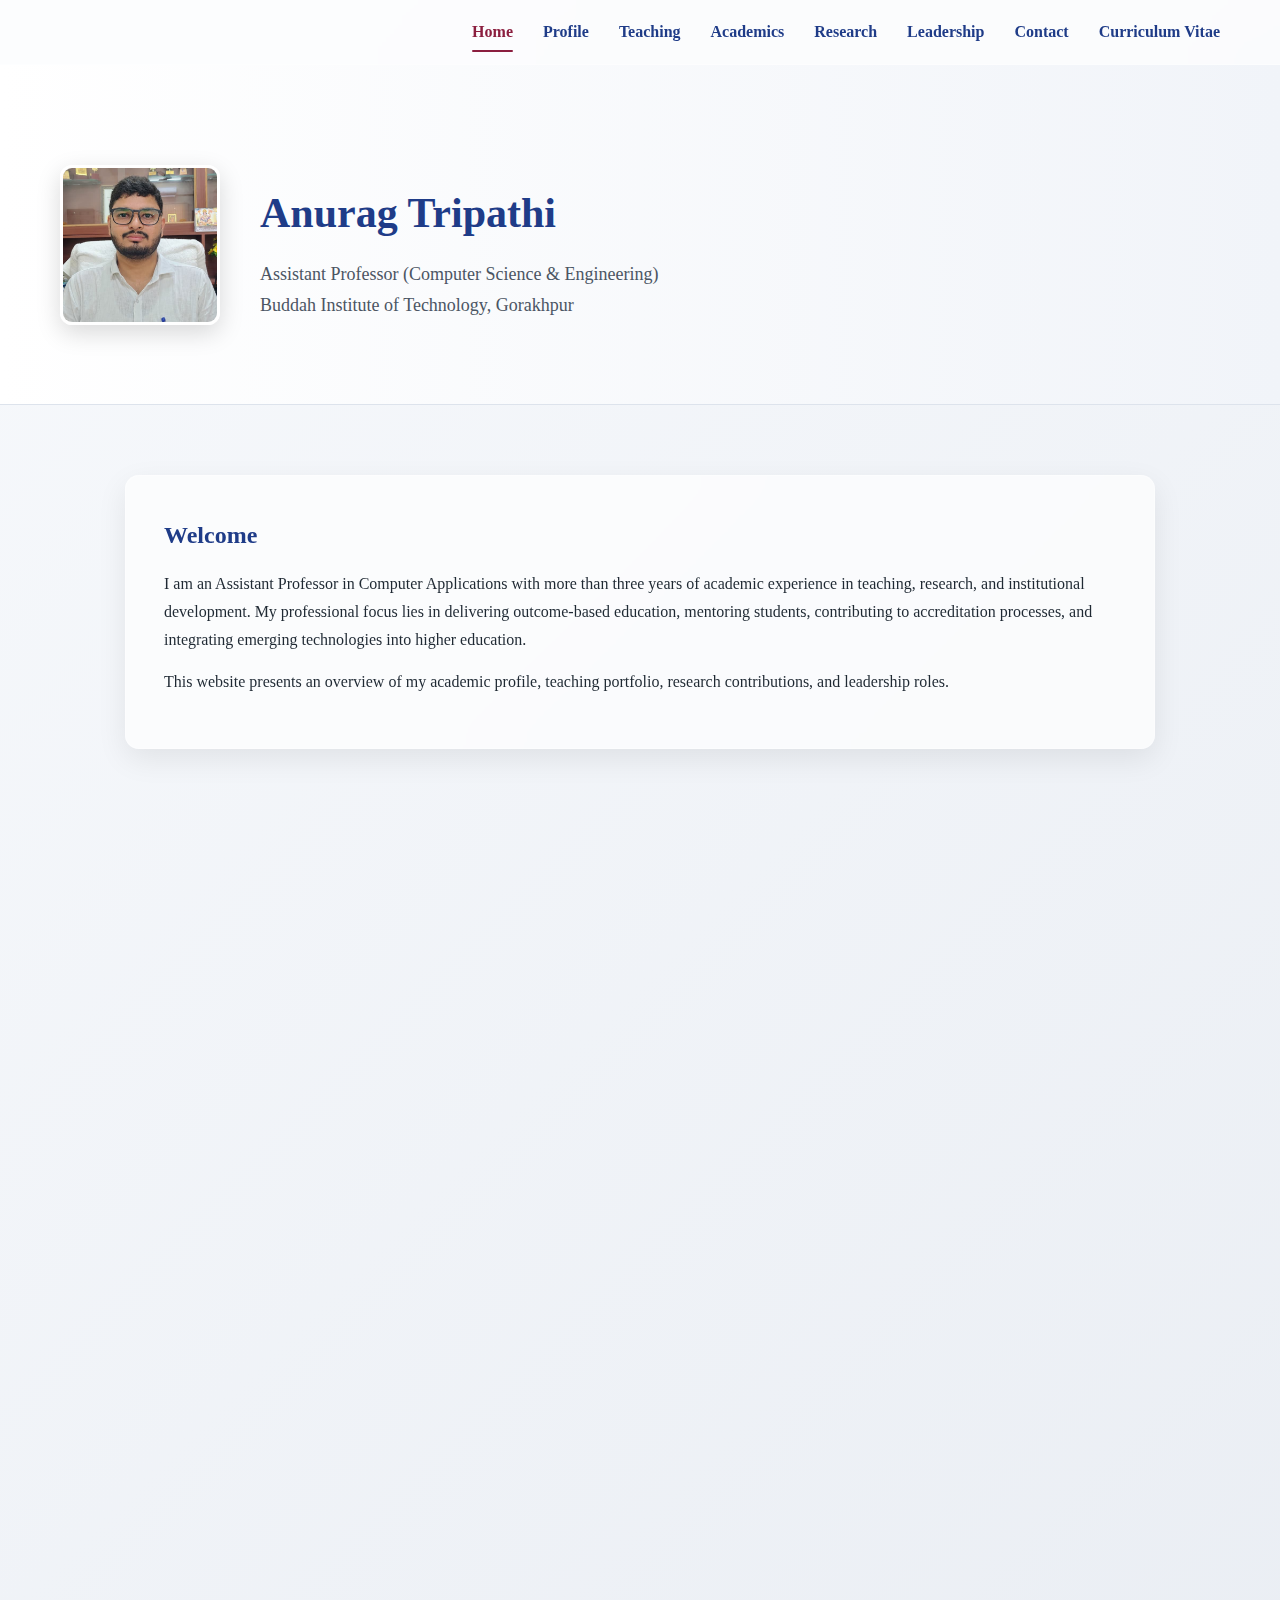
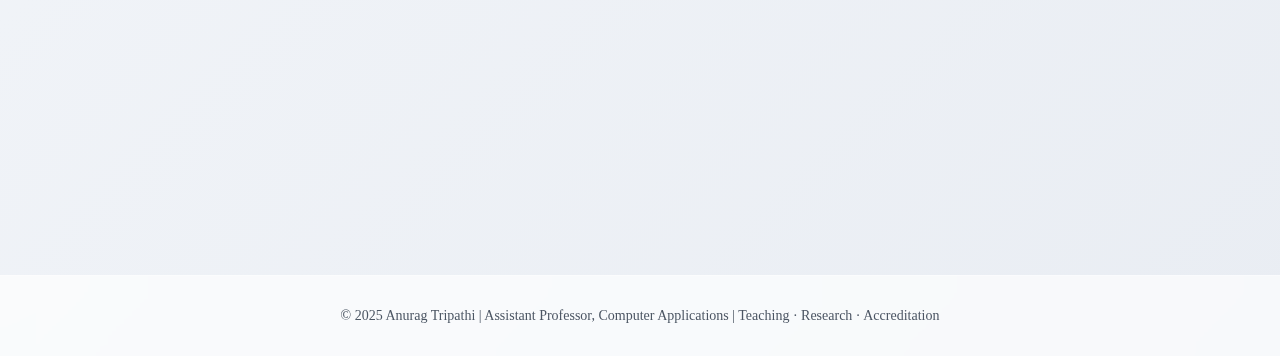
<file: index.html>
<!DOCTYPE html>
<html lang="en">
<head>
  <meta charset="UTF-8">
  <title>Anurag Tripathi | Assistant Professor</title>

  <link rel="stylesheet" href="assets/css/style.css">
  <script src="assets/js/main.js" defer></script>
</head>

<body>

<!-- ================= NAVBAR ================= -->
<header class="navbar">
  <!-- Logo -->
  <div class="logo"></div>

  <!-- Mobile menu button -->
  <button 
    class="menu-toggle"
    aria-label="Toggle menu"
    aria-expanded="false"
  >
    ☰
  </button>

  <!-- Navigation links -->
  <nav class="nav-links" role="navigation" aria-label="Main navigation">
    <a href="index.html" data-page="index">Home</a>
    <a href="about.html" data-page="about">Profile</a>
    <a href="teaching.html" data-page="teaching">Teaching</a>
    <a href="experience.html" data-page="experience">Academics</a>
    <a href="research.html" data-page="research">Research</a>
    <a href="leadership.html" data-page="leadership">Leadership</a>
    <a href="contact.html" data-page="contact">Contact</a>
    <a href="assets/cv/Anurag_Tripathi_CV.pdf" download>Curriculum Vitae</a>
  </nav>
</header>


<!-- ================= HERO ================= -->
<section class="page-hero profile-hero">

  <div class="profile-photo">
    <img src="assets/images/profile.jpeg" alt="Anurag Tripathi">
  </div>

  <div class="profile-intro">
    <h1>Anurag Tripathi</h1>
    <p>
      Assistant Professor (Computer Science & Engineering)<br>
      Buddah Institute of Technology, Gorakhpur
    </p>
  </div>

</section>


<!-- ================= MAIN CONTENT ================= -->
<main class="content-wrapper">

  <!-- INTRODUCTION -->
  <section class="card reveal">
    <h2>Welcome</h2>
    <p>
      I am an Assistant Professor in Computer Applications with more than three
      years of academic experience in teaching, research, and institutional
      development. My professional focus lies in delivering outcome-based
      education, mentoring students, contributing to accreditation processes,
      and integrating emerging technologies into higher education.
    </p>
    <p>
      This website presents an overview of my academic profile, teaching
      portfolio, research contributions, and leadership roles.
    </p>
  </section>

  <!-- ACADEMIC SUMMARY -->
  <section class="grid">

    <div class="card reveal">
      <h3>Teaching</h3>
      <p>
        Delivering undergraduate and postgraduate courses in Computer Science
        with emphasis on conceptual clarity, practical relevance, and continuous
        assessment aligned with Outcome-Based Education.
      </p>
      <a href="teaching.html" class="text-link">View Teaching Portfolio →</a>
    </div>

    <div class="card reveal">
      <h3>Research & Innovation</h3>
      <p>
        Actively engaged in applied research, academic writing, and innovation
        activities including book publications, patent registration, and
        participation in national and international conferences.
      </p>
      <a href="research.html" class="text-link">View Research Profile →</a>
    </div>

    <div class="card reveal">
      <h3>Academic Leadership</h3>
      <p>
        Experience in academic administration including NBA coordination,
        Institution Innovation Cell leadership, examination management, and
        AICTE/AKTU affiliation processes.
      </p>
      <a href="leadership.html" class="text-link">View Leadership Roles →</a>
    </div>

  </section>

  <!-- EXPERIENCE SNAPSHOT -->
  <section class="card reveal">
    <h2>Professional Snapshot</h2>
    <ul>
      <li><strong>Experience:</strong> 3+ years in higher education</li>
      <li><strong>Specialization:</strong> AI, DBMS, Digital Electronics</li>
      <li><strong>Publications:</strong> 2 academic books</li>
      <li><strong>Intellectual Property:</strong> 1 registered patent/design</li>
      <li><strong>Roles:</strong> IIC President, NBA Criteria Coordinator</li>
      <li><strong>Accreditation Exposure:</strong> NAAC & NBA documentation and compliance</li>

    </ul>
  </section>

  <!-- CALL TO ACTION -->
  <section class="card reveal center">
    <p>
      For detailed academic credentials, teaching philosophy, and research work,
      please explore the respective sections or download my Curriculum Vitae.
    </p>

    <div class="hero-buttons">
      <a href="assets/cv/Anurag_Tripathi_CV.pdf" class="btn btn-primary" download>
        Download Curriculum Vitae
      </a>
      <a href="contact.html" class="btn btn-outline">
        Professional Contact
      </a>
    </div>
  </section>

</main>

<!-- ================= FOOTER ================= -->
<footer class="footer">
  © 2025 Anurag Tripathi | Assistant Professor, Computer Applications |
  Teaching · Research · Accreditation
</footer>


</body>
</html>
</file>
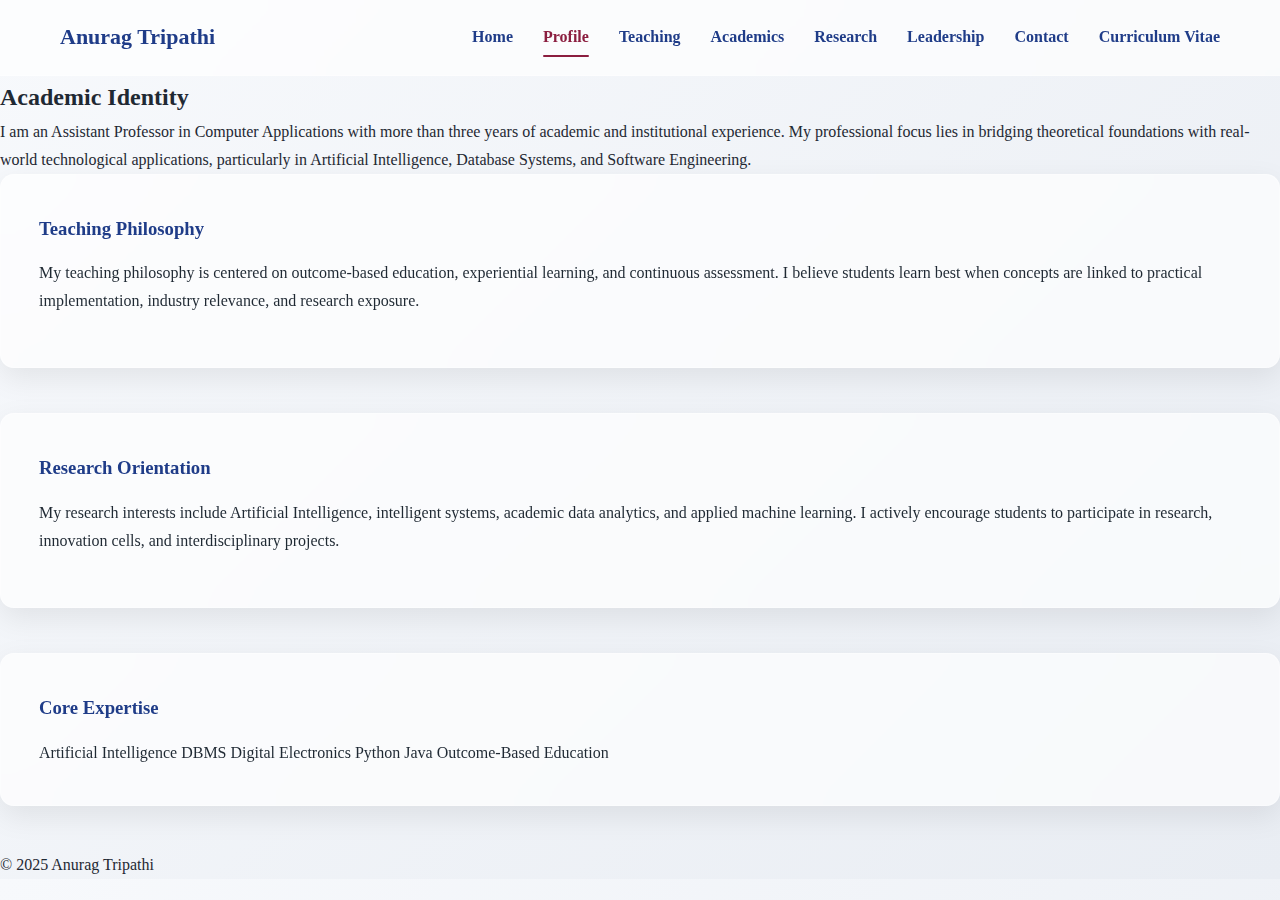
<file: about.html>
<!DOCTYPE html>
<html lang="en">
<head>
<meta charset="UTF-8">
<title>About</title>
<link rel="stylesheet" href="assets/css/style.css">
<script src="assets/js/main.js" defer></script>
</head>
<body>
    <header class="navbar">
      
  <!-- Logo -->
  <div class="logo">Anurag Tripathi</div>

  <!-- Mobile menu button -->
  <button 
    class="menu-toggle"
    aria-label="Toggle menu"
    aria-expanded="false"
  >
    ☰
  </button>

  <!-- Navigation links -->
  <nav class="nav-links" role="navigation" aria-label="Main navigation">
    <a href="index.html" data-page="index">Home</a>
    <a href="about.html" data-page="about">Profile</a>
    <a href="teaching.html" data-page="teaching">Teaching</a>
    <a href="experience.html" data-page="experience">Academics</a>
    <a href="research.html" data-page="research">Research</a>
    <a href="leadership.html" data-page="leadership">Leadership</a>
    <a href="contact.html" data-page="contact">Contact</a>
    <a href="assets/cv/Anurag_Tripathi_CV.pdf" download>Curriculum Vitae</a>
  </nav>
</header>



<section class="section">
<h2 class="section-title reveal">Academic Identity</h2>
<p class="section-text reveal">
I am an Assistant Professor in Computer Applications with more than three years
of academic and institutional experience. My professional focus lies in
bridging theoretical foundations with real-world technological applications,
particularly in Artificial Intelligence, Database Systems, and Software Engineering.
</p>

<div class="card reveal">
<h3>Teaching Philosophy</h3>
<p>
My teaching philosophy is centered on outcome-based education,
experiential learning, and continuous assessment. I believe students
learn best when concepts are linked to practical implementation,
industry relevance, and research exposure.
</p>
</div>

<div class="card reveal">
<h3>Research Orientation</h3>
<p>
My research interests include Artificial Intelligence, intelligent systems,
academic data analytics, and applied machine learning. I actively encourage
students to participate in research, innovation cells, and interdisciplinary projects.
</p>
</div>

<div class="card reveal">
<h3>Core Expertise</h3>
<span class="badge">Artificial Intelligence</span>
<span class="badge">DBMS</span>
<span class="badge">Digital Electronics</span>
<span class="badge">Python</span>
<span class="badge">Java</span>
<span class="badge">Outcome-Based Education</span>
</div>
</section>

<footer>© 2025 Anurag Tripathi</footer>

</body>
</html>
</file>
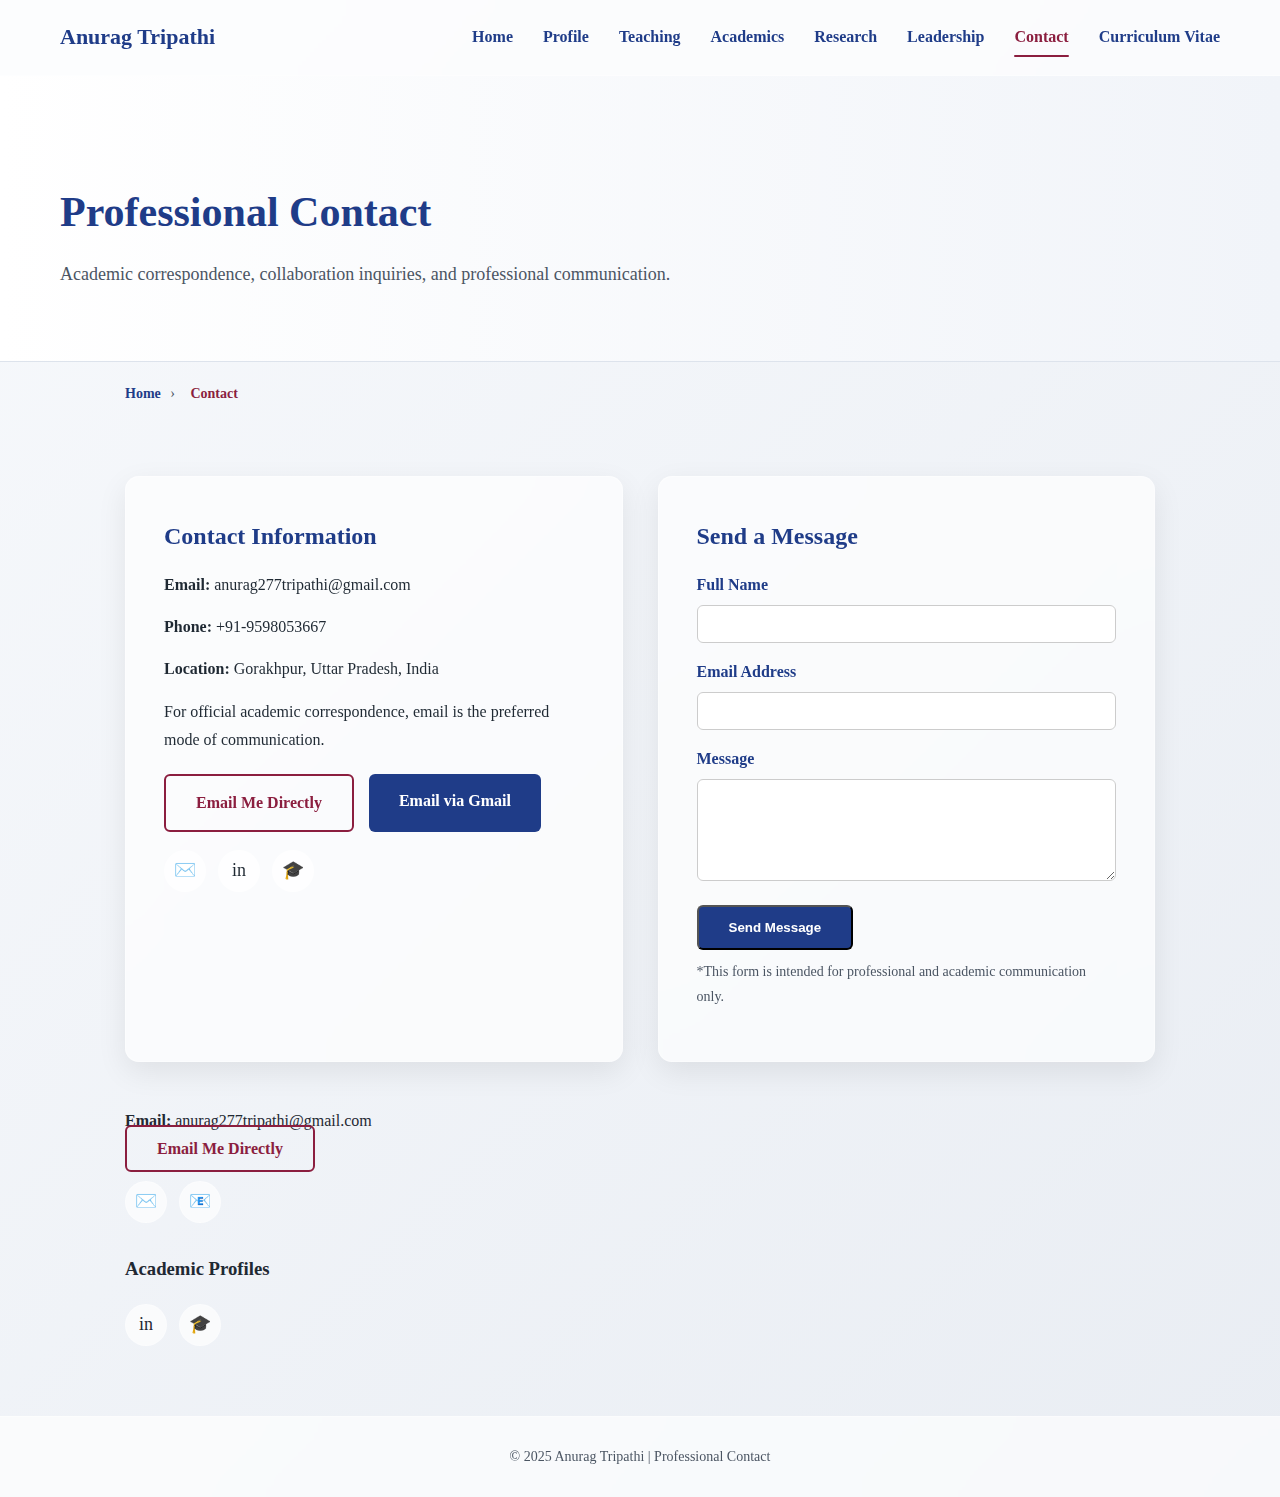
<file: contact.html>
<!DOCTYPE html>
<html lang="en">
<head>
  <meta charset="UTF-8">
  <title>Contact | Anurag Tripathi</title>
  <link rel="stylesheet" href="assets/css/style.css">
  <script src="assets/js/main.js" defer></script>
</head>

<body>

<header class="navbar">
  <div class="logo">Anurag Tripathi</div>
  <button class="menu-toggle" aria-label="Toggle menu" aria-expanded="false">☰</button>
  <nav class="nav-links" role="navigation" aria-label="Main navigation">
    <a href="index.html">Home</a>
    <a href="about.html">Profile</a>
    <a href="teaching.html">Teaching</a>
    <a href="experience.html">Academics</a>
    <a href="research.html">Research</a>
    <a href="leadership.html">Leadership</a>
    <a href="contact.html" class="active">Contact</a>
    <a href="assets/cv/Anurag_Tripathi_CV.pdf" download>Curriculum Vitae</a>
  </nav>
</header>

<section class="page-hero">
  <h1>Professional Contact</h1>
  <p>
    Academic correspondence, collaboration inquiries, and professional
    communication.
  </p>
</section>

<nav class="breadcrumbs" aria-label="Breadcrumb">
  <a href="index.html">Home</a>
  <span>›</span>
  <span class="current">Contact</span>
</nav>

<main id="main-content" class="content-wrapper">

  <section class="grid">

    <!-- CONTACT DETAILS -->
    <div class="card reveal">
  <h2>Contact Information</h2>

  <p><strong>Email:</strong> anurag277tripathi@gmail.com</p>
  <p><strong>Phone:</strong> +91-9598053667</p>
  <p><strong>Location:</strong> Gorakhpur, Uttar Pradesh, India</p>

  <p style="margin-top:15px;">
    For official academic correspondence, email is the preferred mode of communication.
  </p>

  <!-- EMAIL ACTIONS -->
  <div class="contact-actions">

    <a 
      href="mailto:anurag277tripathi@gmail.com?subject=Academic%20Inquiry"
      class="btn btn-outline"
    >
      Email Me Directly
    </a>

    <a
      href="https://mail.google.com/mail/?view=cm&fs=1&to=anurag277tripathi@gmail.com&su=Academic%20Inquiry"
      target="_blank"
      rel="noopener"
      class="btn btn-primary"
    >
      Email via Gmail
    </a>

  </div>

  <!-- ICON BUTTONS -->
  <div class="icon-buttons">
    <a href="mailto:anurag277tripathi@gmail.com" class="icon-btn" title="Email">✉️</a>
    <a href="https://www.linkedin.com/in/YOUR-LINKEDIN" target="_blank" class="icon-btn" title="LinkedIn">in</a>
    <a href="https://scholar.google.com/citations?user=YOUR_ID" target="_blank" class="icon-btn" title="Google Scholar">🎓</a>
  </div>

</div>


    <!-- CONTACT FORM -->
    <div class="card reveal">
      <h2>Send a Message</h2>

      <form 
  action="https://formsubmit.co/anurag277tripathi@gmail.com" 
  method="POST"
  class="contact-form"
>
<!-- Honeypot field (bots fill this, humans don't) -->
<input type="text" name="_honey" style="display:none">

  <!-- Security -->
  <input type="hidden" name="_captcha" value="false">
  <input type="hidden" name="_confirmation" value="false">
  <input type="hidden" name="_template" value="table">
  <input type="hidden" name="_subject" value="New Message from Academic Website">
  <input type="hidden" name="_next" value="thankyou.html">

  <label>
    Full Name
    <input type="text" name="name" required>
  </label>

  <label>
    Email Address
    <input type="email" name="email" required>
  </label>

  <label>
    Message
    <textarea name="message" rows="5" required></textarea>
  </label>

  <button type="submit" class="btn btn-primary">
    Send Message
  </button>

</form>


      <p style="font-size:14px; color:var(--text-muted); margin-top:10px;">
        *This form is intended for professional and academic communication only.
      </p>
    </div>

  </section>
  <p>
  <strong>Email:</strong>
  <a href="mailto:anurag277tripathi@gmail.com">
    anurag277tripathi@gmail.com
  </a>
</p>

<a 
  href="mailto:anurag277tripathi@gmail.com?subject=Academic%20Inquiry"
  class="btn btn-outline"
>
  Email Me Directly
</a>
<div class="icon-buttons">

  <!-- Mailto -->
  <a 
    href="mailto:anurag277tripathi@gmail.com?subject=Academic%20Inquiry"
    class="icon-btn"
    aria-label="Email directly"
    title="Email directly"
  >
    ✉️
  </a>

  <!-- Gmail -->
  <a
    href="https://mail.google.com/mail/?view=cm&fs=1&to=anurag277tripathi@gmail.com&su=Academic%20Inquiry"
    target="_blank"
    rel="noopener"
    class="icon-btn"
    aria-label="Email via Gmail"
    title="Email via Gmail"
  >
    📧
  </a>

</div>
<h3 style="margin-top:30px;">Academic Profiles</h3>

<div class="icon-buttons">

  <a
    href="https://www.linkedin.com/in/YOUR-LINKEDIN-USERNAME"
    target="_blank"
    rel="noopener"
    class="icon-btn"
    aria-label="LinkedIn Profile"
    title="LinkedIn"
  >
    in
  </a>

  <a
    href="https://scholar.google.com/citations?user=YOUR_ID"
    target="_blank"
    rel="noopener"
    class="icon-btn"
    aria-label="Google Scholar Profile"
    title="Google Scholar"
  >
    🎓
  </a>

</div>


</main>

<footer class="footer">
  © 2025 Anurag Tripathi | Professional Contact
</footer>

</body>
</html>
</file>
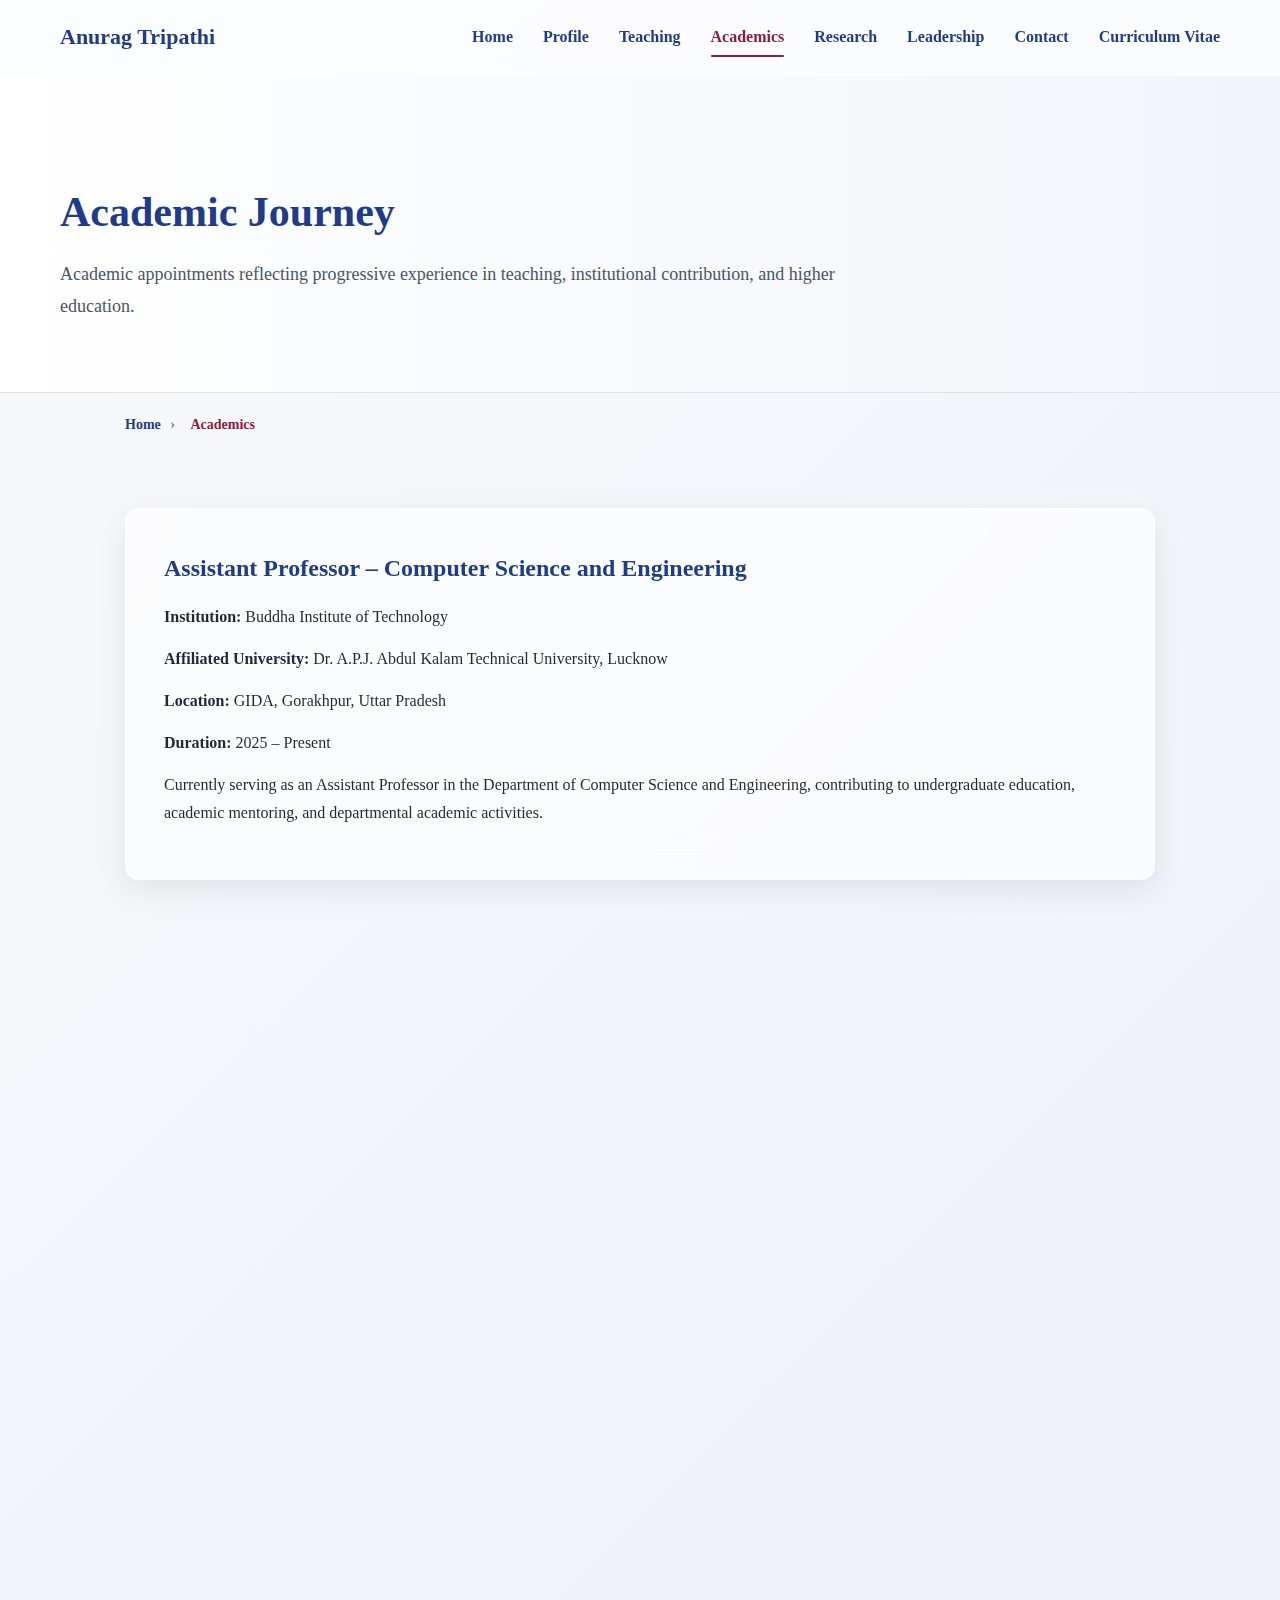
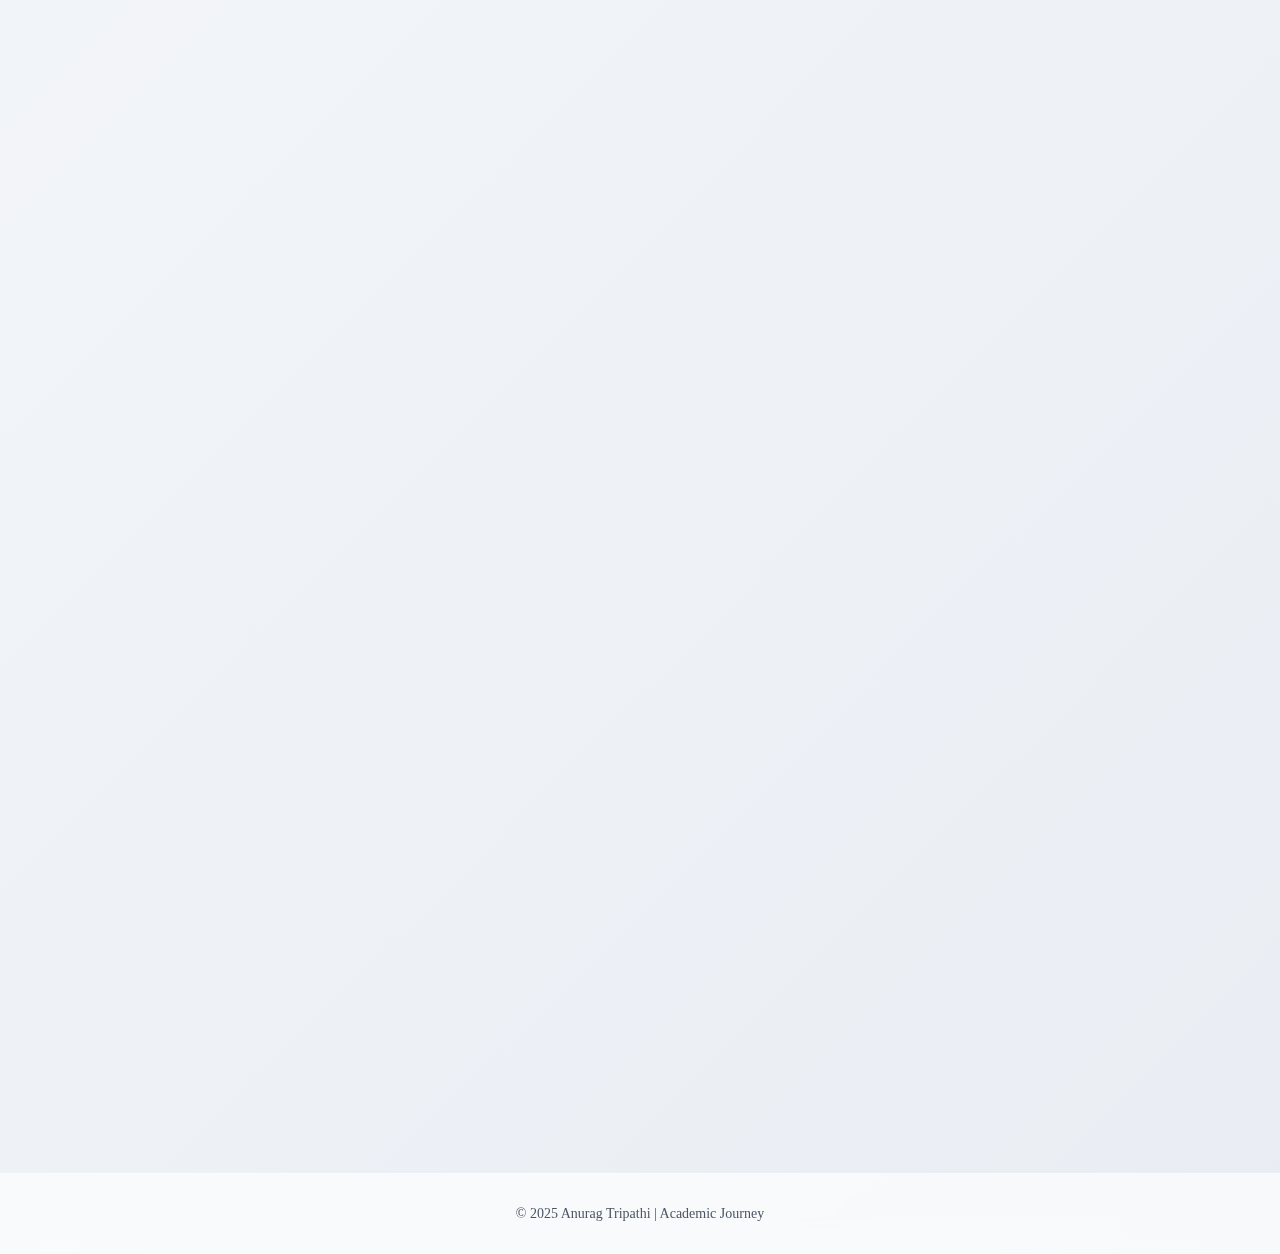
<file: experience.html>
<!DOCTYPE html>
<html lang="en">
<head>
  <meta charset="UTF-8">
  <title>Academic Journey | Anurag Tripathi</title>
  <link rel="stylesheet" href="assets/css/style.css">
  <script src="assets/js/main.js" defer></script>
  <!-- Google Analytics -->
<script async src="https://www.googletagmanager.com/gtag/js?id=G-QKYGQMT2C4"></script>
<script>
  window.dataLayer = window.dataLayer || [];
  function gtag(){dataLayer.push(arguments);}
  gtag('js', new Date());
  gtag('config', 'G-QKYGQMT2C4');
</script>
<!-- Open Graph / Social Sharing -->
<meta property="og:title" content="Anurag Tripathi | Assistant Professor">
<meta property="og:description" content="Personal academic website showcasing academic journey, teaching portfolio, leadership roles, and research interests.">
<meta property="og:type" content="website">
<meta property="og:url" content="https://anurag2756.github.io/My-Portfolio/">
<meta property="og:image" content="https://anurag2756.github.io/My-Portfolio/assets/images/profile.jpg">
<meta name="twitter:card" content="summary_large_image">
</head>

<body>

<!-- ===== NAVBAR ===== -->
<header class="navbar">
  <div class="logo">Anurag Tripathi</div>

  <button class="menu-toggle" aria-label="Toggle menu" aria-expanded="false">☰</button>

  <nav class="nav-links" role="navigation" aria-label="Main navigation">
    <a href="index.html">Home</a>
    <a href="about.html">Profile</a>
    <a href="teaching.html">Teaching</a>
    <a href="experience.html" class="active">Academics</a>
    <a href="research.html">Research</a>
    <a href="leadership.html">Leadership</a>
    <a href="contact.html">Contact</a>
    <a href="assets/cv/Anurag_Tripathi_CV.pdf" download>Curriculum Vitae</a>
  </nav>
</header>

<!-- ===== HERO ===== -->
<section class="page-hero">
  <h1>Academic Journey</h1>
  <p>
    Academic appointments reflecting progressive experience in teaching,
    institutional contribution, and higher education.
  </p>
</section>

<!-- ===== BREADCRUMB ===== -->
<nav class="breadcrumbs" aria-label="Breadcrumb">
  <a href="index.html">Home</a>
  <span>›</span>
  <span class="current">Academics</span>
</nav>

<!-- ===== CONTENT ===== -->
<main id="main-content" class="content-wrapper">

  <!-- ===== CURRENT POSITION ===== -->
  <section class="card reveal">
    <h2>Assistant Professor – Computer Science and Engineering</h2>
    <p>
      <strong>Institution:</strong>
      <a href="https://www.bit.ac.in" target="_blank" rel="noopener">
        Buddha Institute of Technology
      </a>
    </p>
    <p>
      <strong>Affiliated University:</strong>
      Dr. A.P.J. Abdul Kalam Technical University, Lucknow
    </p>
    <p>
      <strong>Location:</strong>
      GIDA, Gorakhpur, Uttar Pradesh
    </p>
    <p>
      <strong>Duration:</strong>
      2025 – Present
    </p>
    <p>
      Currently serving as an Assistant Professor in the Department of Computer
      Science and Engineering, contributing to undergraduate education,
      academic mentoring, and departmental academic activities.
    </p>
  </section>

  <!-- ===== PREVIOUS EXPERIENCE 1 ===== -->
  <section class="card reveal">
    <h2>Assistant Professor – Computer Application Department</h2>
    <p>
      <strong>Institution:</strong>
      <a href="https://www.kipm.edu.in/mba/index" target="_blank" rel="noopener">
        KIPM – College of Management
      </a>
    </p>
    <p>
      <strong>Affiliated University:</strong>
      Dr. A.P.J. Abdul Kalam Technical University, Lucknow
    </p>
    <p>
      <strong>Location:</strong>
      GIDA, Gorakhpur, Uttar Pradesh
    </p>
    <p>
      <strong>Duration:</strong>
      January 2024 – July 2025
    </p>
    <p>
      Served as Assistant Professor in the Computer Application Department,
      involved in teaching core subjects, student mentoring, and supporting
      academic processes within the institute.
    </p>
  </section>

  <!-- ===== PREVIOUS EXPERIENCE 2 ===== -->
  <section class="card reveal">
    <h2>Assistant Professor – Computer Application Department</h2>
    <p>
      <strong>Institution:</strong>
      <a href="https://abss.ac.in" target="_blank" rel="noopener">
        Allenhouse Business School
      </a>
    </p>
    <p>
      <strong>Affiliated University:</strong>
      Chhatrapati Shahu Ji Maharaj University, Kanpur
    </p>
    <p>
      <strong>Location:</strong>
      Rooma, Kanpur, Uttar Pradesh
    </p>
    <p>
      <strong>Duration:</strong>
      June 2023 – January 2024
    </p>
    <p>
      Worked as Assistant Professor in the Computer Application Department,
      delivering curriculum-aligned instruction and contributing to
      academic activities of the institution.
    </p>
  </section>

  <!-- ===== PREVIOUS EXPERIENCE 3 ===== -->
  <section class="card reveal">
    <h2>Assistant Professor – Computer Application Department</h2>
    <p>
      <strong>Institution:</strong>
      <a href="https://www.kipm.edu.in/mba/index" target="_blank" rel="noopener">
        Kailash Institute of Management
      </a>
    </p>
    <p>
      <strong>Affiliated University:</strong>
      Deen Dayal Upadhyaya Gorakhpur University
    </p>
    <p>
      <strong>Location:</strong>
      GIDA, Gorakhpur, Uttar Pradesh
    </p>
    <p>
      <strong>Duration:</strong>
      August 2022 – June 2023
    </p>
    <p>
      Began academic career as Assistant Professor in the Computer Application
      Department, gaining foundational experience in teaching, student
      interaction, and academic responsibility.
    </p>
  </section>
<!-- ===== EDUCATIONAL QUALIFICATIONS ===== -->
<section class="card reveal">
  <h2>Educational Qualifications</h2>

  <p>
    <strong>Master of Technology (M.Tech)</strong><br>
    <strong>Year:</strong> 2026<br>
    <strong>University:</strong>
    Sri Satya Sai University of Technology and Medical Sciences, Bhopal, Madhya Pradesh
  </p>

  <hr>

  <p>
    <strong>Master of Computer Applications (M.C.A)</strong><br>
    <strong>Year:</strong> 2022<br>
    <strong>University:</strong>
    Sri Satya Sai University of Technology and Medical Sciences, Bhopal, Madhya Pradesh
  </p>

  <hr>

  <p>
    <strong>Bachelor of Science (B.Sc)</strong><br>
    <strong>Year:</strong> 2019<br>
    <strong>University:</strong>
    Deen Dayal Upadhyay Gorakhpur University, Gorakhpur, Uttar Pradesh
  </p>

</section>

</main>

<!-- ===== FOOTER ===== -->
<footer class="footer">
  © 2025 Anurag Tripathi | Academic Journey
</footer>

</body>
</html>
</file>
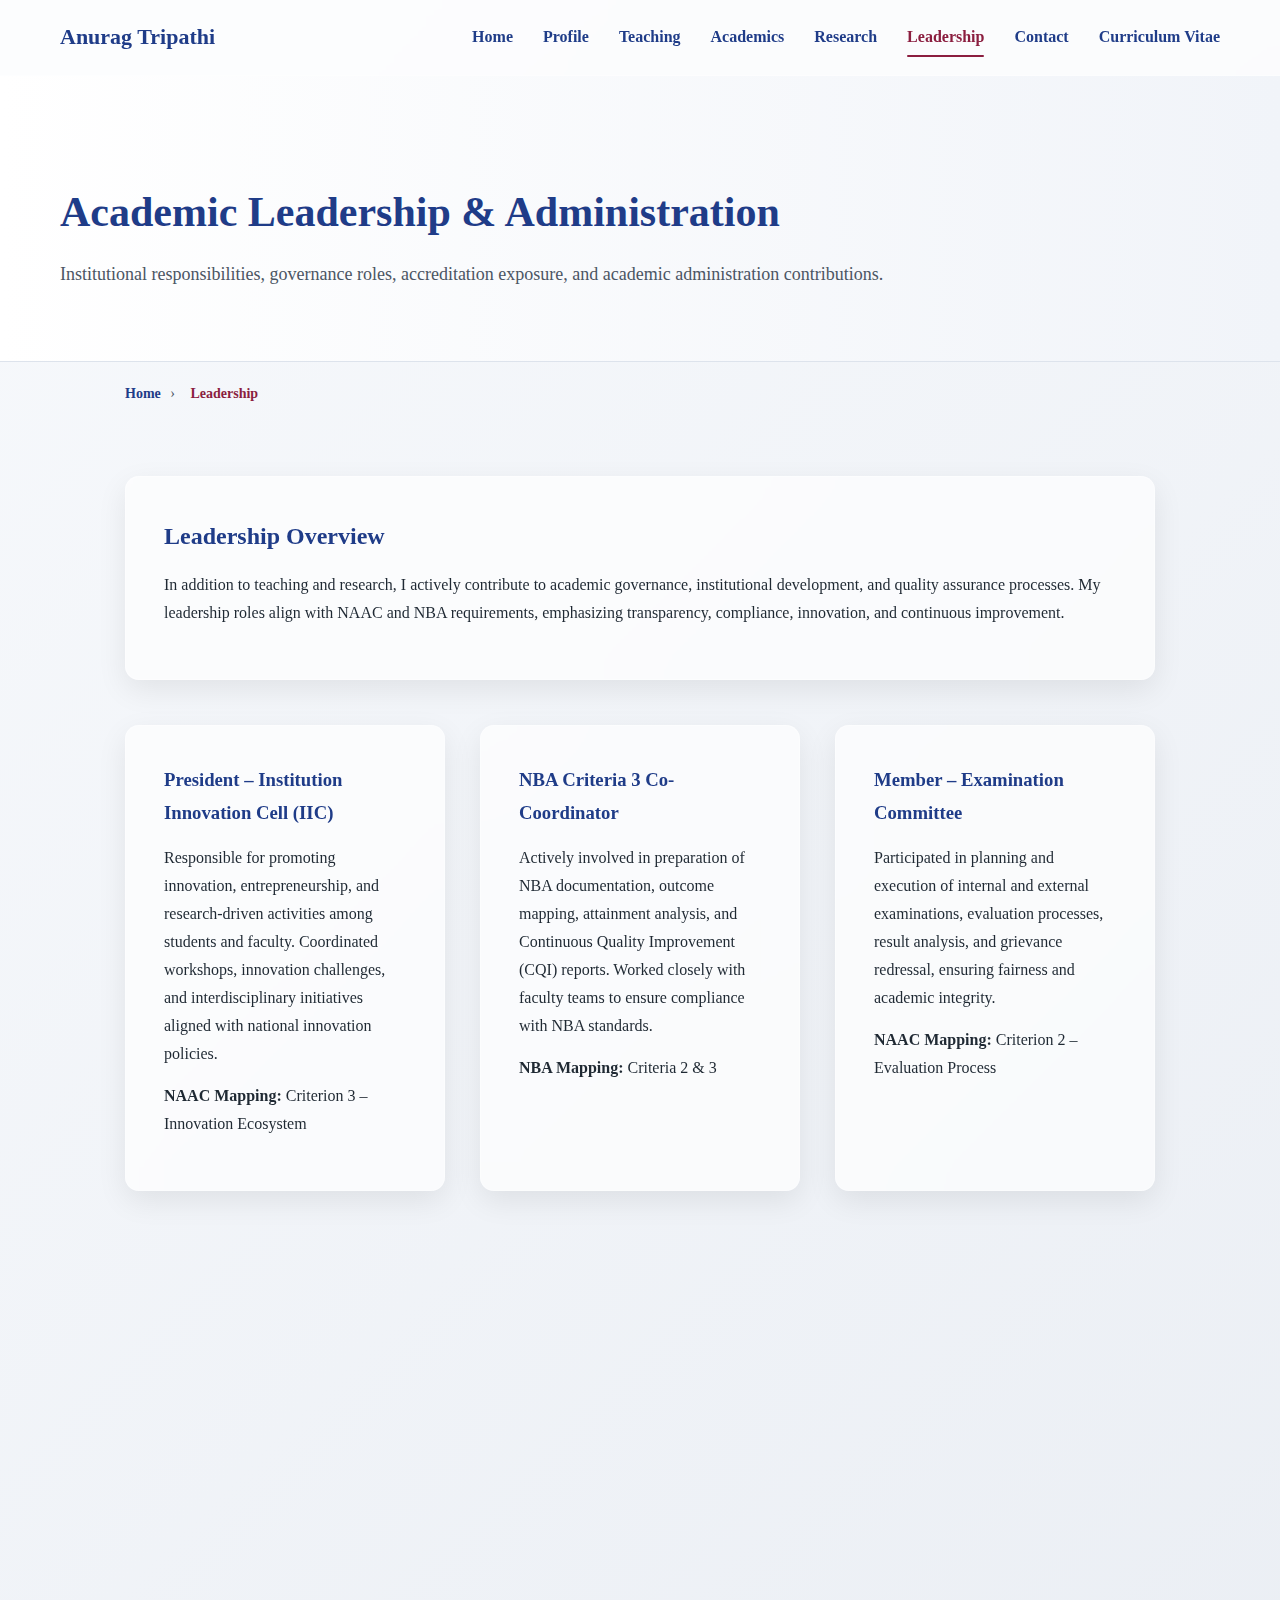
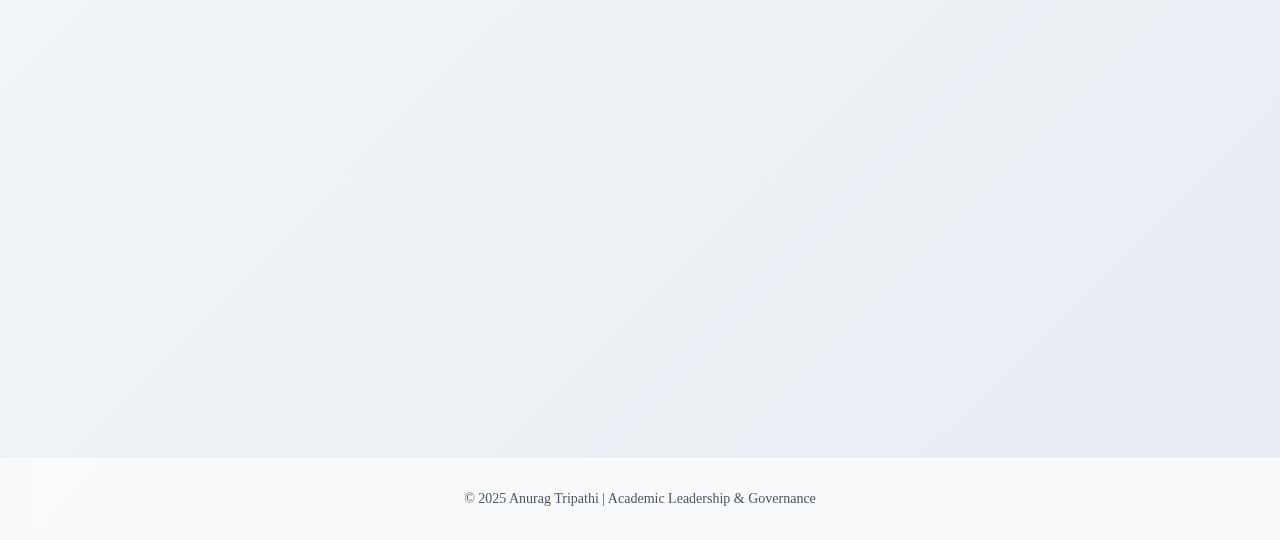
<file: leadership.html>
<!DOCTYPE html>
<html lang="en">
<head>
  <meta charset="UTF-8">
  <title>Academic Leadership | Anurag Tripathi</title>
  <link rel="stylesheet" href="assets/css/style.css">
  <script src="assets/js/main.js" defer></script>
  <!-- Google Analytics -->
<script async src="https://www.googletagmanager.com/gtag/js?id=G-QKYGQMT2C4"></script>
<script>
  window.dataLayer = window.dataLayer || [];
  function gtag(){dataLayer.push(arguments);}
  gtag('js', new Date());
  gtag('config', 'G-QKYGQMT2C4');
</script>
<!-- Open Graph / Social Sharing -->
<meta property="og:title" content="Anurag Tripathi | Assistant Professor">
<meta property="og:description" content="Personal academic website showcasing academic journey, teaching portfolio, leadership roles, and research interests.">
<meta property="og:type" content="website">
<meta property="og:url" content="https://anurag2756.github.io/My-Portfolio/">
<meta property="og:image" content="https://anurag2756.github.io/My-Portfolio/assets/images/profile.jpg">
<meta name="twitter:card" content="summary_large_image">
</head>

<body>

<header class="navbar">
  <div class="logo">Anurag Tripathi</div>
  <button class="menu-toggle" aria-label="Toggle menu" aria-expanded="false">☰</button>
  <nav class="nav-links" role="navigation" aria-label="Main navigation">
    <a href="index.html">Home</a>
    <a href="about.html">Profile</a>
    <a href="teaching.html">Teaching</a>
    <a href="experience.html">Academics</a>
    <a href="research.html">Research</a>
    <a href="leadership.html" class="active">Leadership</a>
    <a href="contact.html">Contact</a>
    <a href="assets/cv/Anurag_Tripathi_CV.pdf" download>Curriculum Vitae</a>
  </nav>
</header>

<section class="page-hero">
  <h1>Academic Leadership & Administration</h1>
  <p>
    Institutional responsibilities, governance roles, accreditation exposure,
    and academic administration contributions.
  </p>
</section>

<nav class="breadcrumbs" aria-label="Breadcrumb">
  <a href="index.html">Home</a>
  <span>›</span>
  <span class="current">Leadership</span>
</nav>

<main id="main-content" class="content-wrapper">

  <!-- OVERVIEW -->
  <section class="card reveal">
    <h2>Leadership Overview</h2>
    <p>
      In addition to teaching and research, I actively contribute to academic
      governance, institutional development, and quality assurance processes.
      My leadership roles align with NAAC and NBA requirements, emphasizing
      transparency, compliance, innovation, and continuous improvement.
    </p>
  </section>

  <!-- LEADERSHIP ROLES -->
  <section class="grid">
    <div class="card reveal">
      <h3>President – Institution Innovation Cell (IIC)</h3>
      <p>
        Responsible for promoting innovation, entrepreneurship, and
        research-driven activities among students and faculty. Coordinated
        workshops, innovation challenges, and interdisciplinary initiatives
        aligned with national innovation policies.
      </p>
      <p><strong>NAAC Mapping:</strong> Criterion 3 – Innovation Ecosystem</p>
    </div>

    <div class="card reveal">
      <h3>NBA Criteria 3 Co-Coordinator</h3>
      <p>
        Actively involved in preparation of NBA documentation, outcome mapping,
        attainment analysis, and Continuous Quality Improvement (CQI) reports.
        Worked closely with faculty teams to ensure compliance with NBA
        standards.
      </p>
      <p><strong>NBA Mapping:</strong> Criteria 2 & 3</p>
    </div>

    <div class="card reveal">
      <h3>Member – Examination Committee</h3>
      <p>
        Participated in planning and execution of internal and external
        examinations, evaluation processes, result analysis, and grievance
        redressal, ensuring fairness and academic integrity.
      </p>
      <p><strong>NAAC Mapping:</strong> Criterion 2 – Evaluation Process</p>
    </div>

    <div class="card reveal">
      <h3>AICTE & AKTU Affiliation Coordinator</h3>
      <p>
        Assisted in affiliation-related documentation, regulatory compliance,
        data verification, and communication with affiliating and regulatory
        bodies.
      </p>
      <p><strong>NAAC Mapping:</strong> Criterion 6 – Governance & Management</p>
    </div>
  </section>

  <!-- LEADERSHIP IMPACT -->
  <section class="card reveal">
    <h2>Leadership Impact</h2>
    <ul>
      <li>Strengthened accreditation preparedness through structured documentation</li>
      <li>Improved coordination between academic, administrative, and regulatory units</li>
      <li>Encouraged innovation culture among students and faculty</li>
      <li>Contributed to transparent academic governance</li>
    </ul>
  </section>

</main>

<footer class="footer">
  © 2025 Anurag Tripathi | Academic Leadership & Governance
</footer>

</body>
</html>
</file>
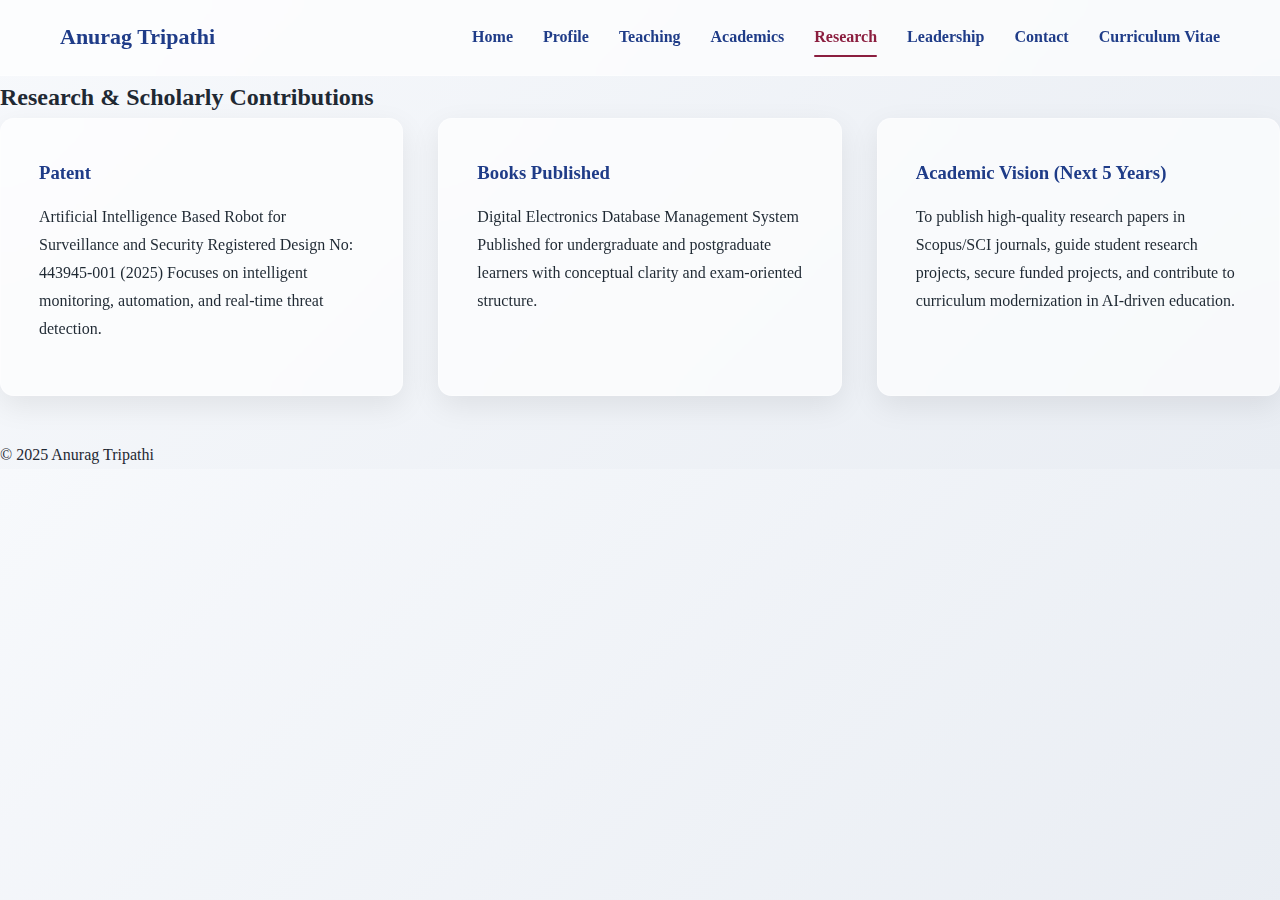
<file: research.html>
<!DOCTYPE html>
<html>
<head>
<title>Research | Anurag Tripathi</title>
<link rel="stylesheet" href="assets/css/style.css">
<script src="assets/js/main.js" defer></script>
</head>
<body>
<header class="navbar">
  <!-- Logo -->
  <div class="logo">Anurag Tripathi</div>

  <!-- Mobile menu button -->
  <button 
    class="menu-toggle"
    aria-label="Toggle menu"
    aria-expanded="false"
  >
    ☰
  </button>

  <!-- Navigation links -->
  <nav class="nav-links" role="navigation" aria-label="Main navigation">
    <a href="index.html" data-page="index">Home</a>
    <a href="about.html" data-page="about">Profile</a>
    <a href="teaching.html" data-page="teaching">Teaching</a>
    <a href="experience.html" data-page="experience">Academics</a>
    <a href="research.html" data-page="research">Research</a>
    <a href="leadership.html" data-page="leadership">Leadership</a>
    <a href="contact.html" data-page="contact">Contact</a>
    <a href="assets/cv/Anurag_Tripathi_CV.pdf" download>Curriculum Vitae</a>
  </nav>
</header>


<section class="section">
<h2 class="section-title reveal">Research & Scholarly Contributions</h2>

<div class="grid">
<div class="card reveal">
<h3>Patent</h3>
<p>
Artificial Intelligence Based Robot for Surveillance and Security  
Registered Design No: 443945-001 (2025)  
Focuses on intelligent monitoring, automation, and real-time threat detection.
</p>
</div>

<div class="card reveal">
<h3>Books Published</h3>
<p>
Digital Electronics  
Database Management System  
Published for undergraduate and postgraduate learners with conceptual clarity
and exam-oriented structure.
</p>
</div>

<div class="card reveal">
<h3>Academic Vision (Next 5 Years)</h3>
<p>
To publish high-quality research papers in Scopus/SCI journals,
guide student research projects, secure funded projects,
and contribute to curriculum modernization in AI-driven education.
</p>
</div>
</div>
</section>

<footer>© 2025 Anurag Tripathi</footer>

</body>
</html>
</file>
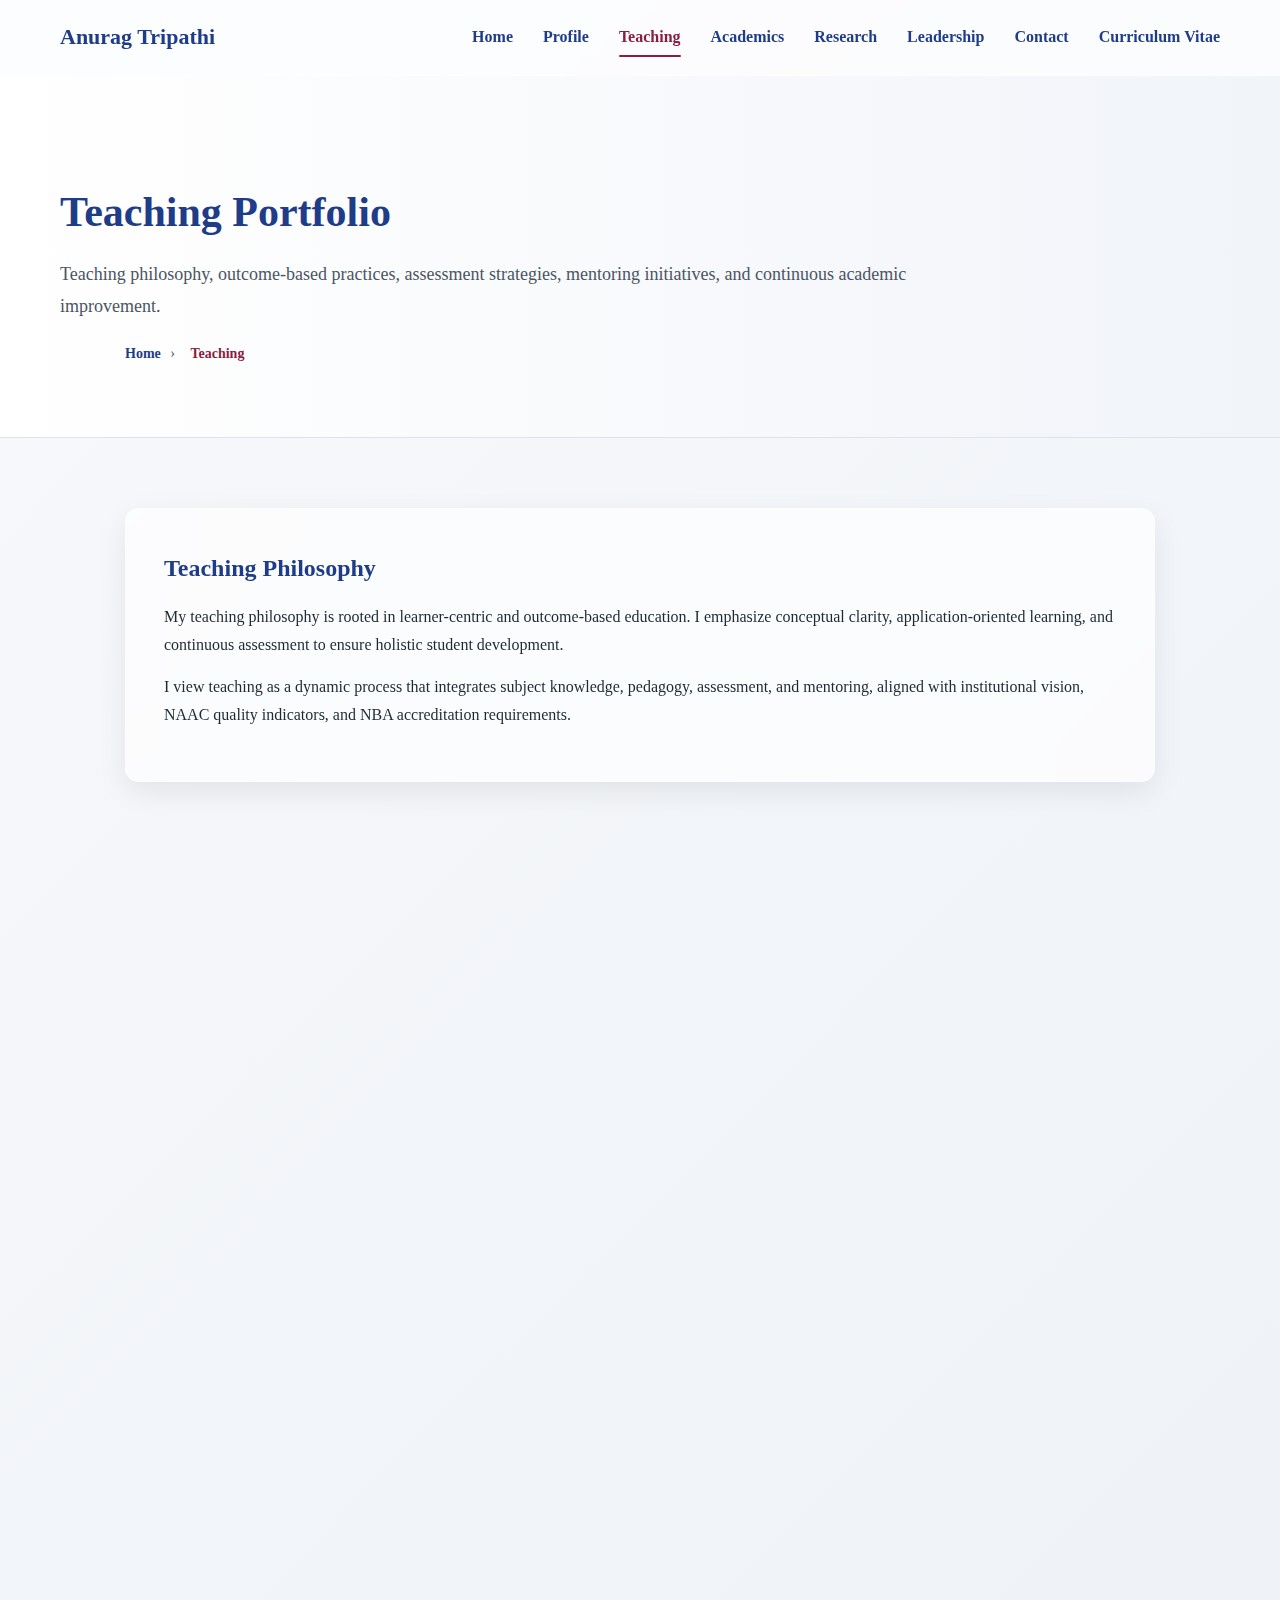
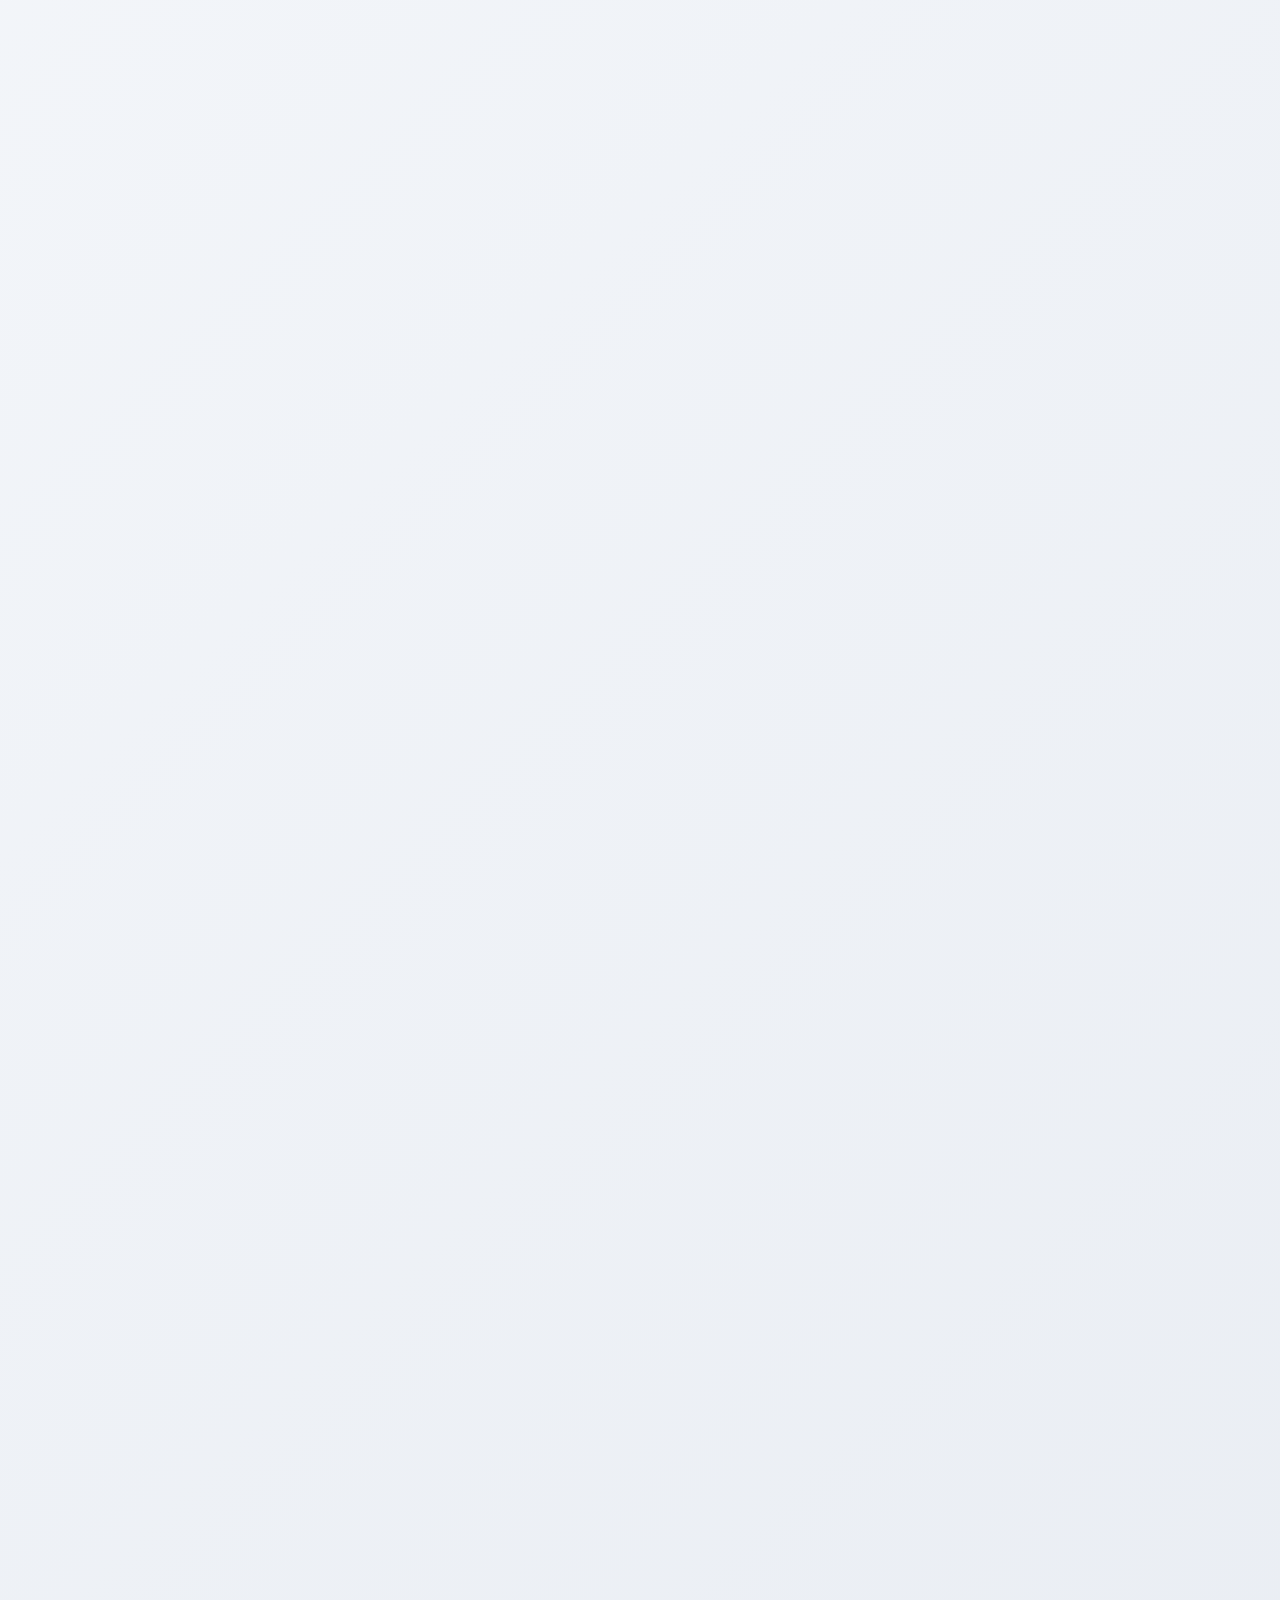
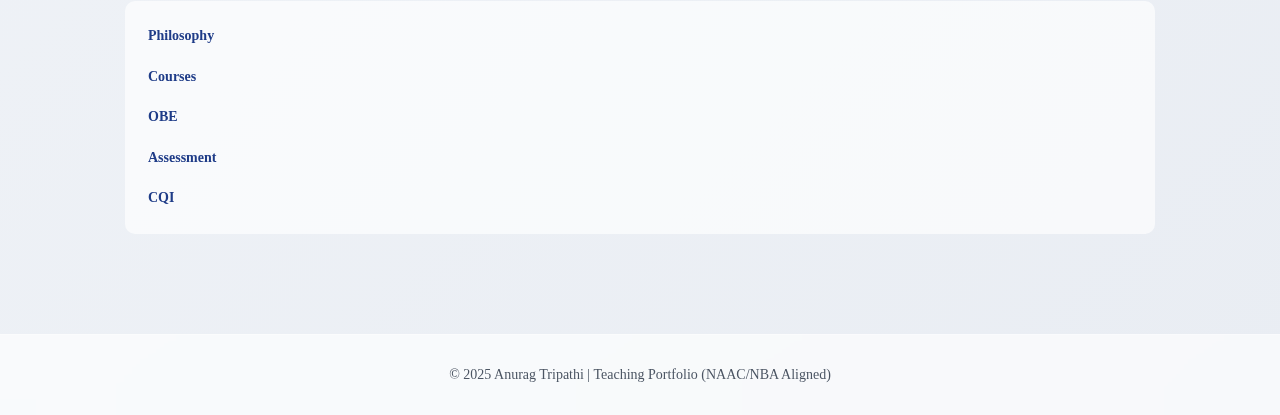
<file: teaching.html>
<!DOCTYPE html>
<html lang="en">
<head>
  <meta charset="UTF-8">
  <title>Teaching Portfolio | Anurag Tripathi</title>

  <link rel="stylesheet" href="assets/css/style.css">
  <script src="assets/js/main.js" defer></script>
</head>

<body>

<!-- ===== NAVBAR (SAME AS ALL PAGES) ===== -->
<header class="navbar">
  <!-- Logo -->
  <div class="logo">Anurag Tripathi</div>

  <!-- Mobile menu button -->
  <button 
    class="menu-toggle"
    aria-label="Toggle menu"
    aria-expanded="false"
  >
    ☰
  </button>

  <!-- Navigation links -->
  <nav class="nav-links" role="navigation" aria-label="Main navigation">
    <a href="index.html" data-page="index">Home</a>
    <a href="about.html" data-page="about">Profile</a>
    <a href="teaching.html" data-page="teaching">Teaching</a>
    <a href="experience.html" data-page="experience">Academics</a>
    <a href="research.html" data-page="research">Research</a>
    <a href="leadership.html" data-page="leadership">Leadership</a>
    <a href="contact.html" data-page="contact">Contact</a>
    <a href="assets/cv/Anurag_Tripathi_CV.pdf" download>Curriculum Vitae</a>
  </nav>
</header>


<!-- ===== HERO ===== -->
<section class="page-hero">
  <h1>Teaching Portfolio</h1>
  <p>
    Teaching philosophy, outcome-based practices, assessment strategies,
    mentoring initiatives, and continuous academic improvement.
  </p>
  <nav class="breadcrumbs" aria-label="Breadcrumb">
  <a href="index.html">Home</a>
  <span>›</span>
  <span class="current">Teaching</span>
</nav>

</section>

<!-- ===== CONTENT ===== -->
<main class="content-wrapper">

  <!-- 1. TEACHING PHILOSOPHY -->
  <section id="philosophy" class="card reveal">
    <h2>Teaching Philosophy</h2>
    <p>
      My teaching philosophy is rooted in learner-centric and outcome-based education.
      I emphasize conceptual clarity, application-oriented learning, and continuous
      assessment to ensure holistic student development.
    </p>
    <p>
      I view teaching as a dynamic process that integrates subject knowledge,
      pedagogy, assessment, and mentoring, aligned with institutional vision,
      NAAC quality indicators, and NBA accreditation requirements.
    </p>
  </section>

  <!-- 2. COURSES TAUGHT -->
  <section id="courses" class="card reveal">
    <h2>Courses Taught</h2>
    <div class="grid">
      <div class="card">
        <h3>Core Subjects</h3>
        <ul>
          <li>Database Management Systems</li>
          <li>Digital Electronics</li>
          <li>Data Structures & Algorithms</li>
          <li>Operating Systems</li>
          <li>Computer Organization & Architecture</li>
        </ul>
      </div>
      <div class="card">
        <h3>Advanced / Emerging Areas</h3>
        <ul>
          <li>Artificial Intelligence</li>
          <li>Machine Learning Fundamentals</li>
          <li>Web Technologies</li>
          <li>Python Programming</li>
        </ul>
      </div>
    </div>
  </section>

  <!-- 3. TEACHING–LEARNING PROCESS -->
  <section class="card reveal">
    <h2>Teaching–Learning Process (TLP)</h2>
    <ul>
      <li>Structured lesson plans aligned with COs and Bloom’s Taxonomy</li>
      <li>Use of ICT tools, presentations, and digital learning resources</li>
      <li>Problem-solving sessions and case-based discussions</li>
      <li>Laboratory-oriented and project-based learning</li>
    </ul>
  </section>

  <!-- 4. OUTCOME-BASED EDUCATION -->
  <section id="obe" class="card reveal">
    <h2>Outcome-Based Education (OBE) Implementation</h2>
    <p>
      I actively implement Outcome-Based Education by defining measurable
      Course Outcomes (COs) and mapping them with Program Outcomes (POs)
      and Program Specific Outcomes (PSOs).
    </p>
    <ul>
      <li>CO–PO–PSO mapping as per NBA guidelines</li>
      <li>Alignment of teaching activities with learning outcomes</li>
      <li>Use of direct and indirect assessment tools</li>
    </ul>
  </section>

  <!-- 5. ASSESSMENT & ATTAINMENT -->
  <section id="assessment" class="card reveal">
    <h2>Assessment, Evaluation & Attainment</h2>
    <p>
      Student performance is evaluated through a transparent and continuous
      assessment mechanism to ensure outcome attainment.
    </p>
    <ul>
      <li>Class tests, quizzes, and assignments</li>
      <li>Laboratory evaluation and project assessment</li>
      <li>Mid-semester and end-semester examinations</li>
      <li>CO attainment analysis and corrective actions</li>
    </ul>
  </section>

  <!-- 6. STUDENT MENTORING -->
  <section class="card reveal">
    <h2>Student Mentoring & Academic Advising</h2>
    <p>
      I actively mentor undergraduate and postgraduate students in academic,
      professional, and research-oriented activities.
    </p>
    <ul>
      <li>Final-year project guidance and dissertation support</li>
      <li>Career counseling and higher education guidance</li>
      <li>Encouragement for research, innovation, and competitions</li>
    </ul>
  </section>

  <!-- 7. INNOVATIVE TEACHING PRACTICES -->
  <section class="card reveal">
    <h2>Innovative Teaching Practices</h2>
    <ul>
      <li>Project-based and problem-based learning approaches</li>
      <li>Integration of current industry trends and case studies</li>
      <li>Encouraging student seminars, presentations, and peer learning</li>
      <li>Use of AI tools and digital platforms for enhanced learning</li>
    </ul>
  </section>

  <!-- 8. CONTINUOUS QUALITY IMPROVEMENT -->
  <section id="cqi" class="card reveal">
    <h2>Continuous Quality Improvement (CQI)</h2>
    <p>
      Continuous improvement is ensured through systematic analysis of
      student performance, feedback, and attainment data.
    </p>
    <ul>
      <li>Analysis of CO attainment and feedback</li>
      <li>Identification of learning gaps</li>
      <li>Implementation of corrective and preventive actions</li>
      <li>Documentation for NAAC and NBA compliance</li>
    </ul>
  </section>
<nav class="section-nav">
  <a href="#philosophy">Philosophy</a>
  <a href="#courses">Courses</a>
  <a href="#obe">OBE</a>
  <a href="#assessment">Assessment</a>
  <a href="#cqi">CQI</a>
</nav>

</main>

<footer class="footer">
  © 2025 Anurag Tripathi | Teaching Portfolio (NAAC/NBA Aligned)
</footer>

</body>
</html>
</file>
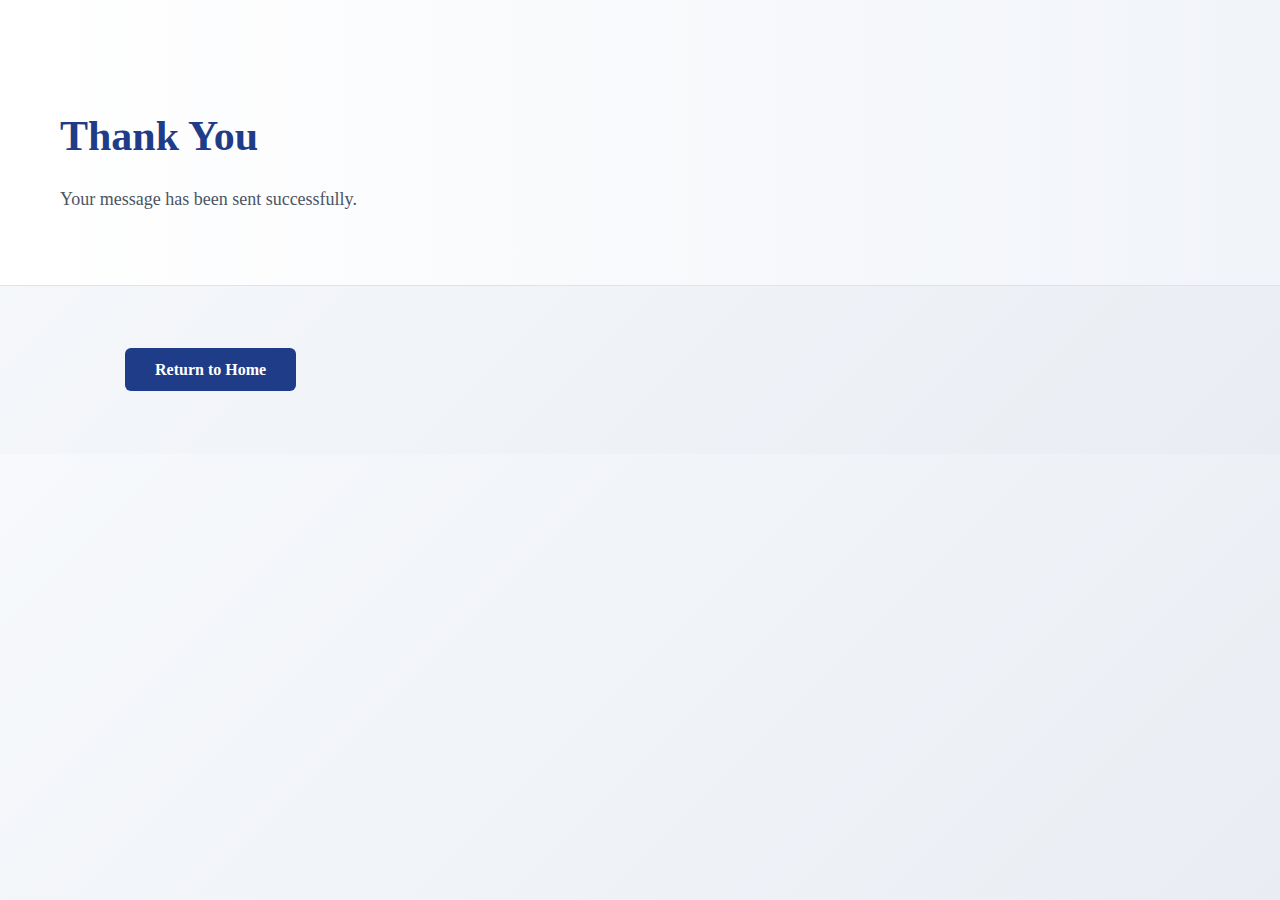
<file: thankyou.html>
<!DOCTYPE html>
<html lang="en">
<head>
  <meta charset="UTF-8">
  <title>Message Sent</title>
  <link rel="stylesheet" href="assets/css/style.css">
</head>
<body>

<section class="page-hero">
  <h1>Thank You</h1>
  <p>Your message has been sent successfully.</p>
</section>

<main class="content-wrapper center">
  <a href="index.html" class="btn btn-primary">Return to Home</a>
</main>

</body>
</html>
</file>
<file: assets/css/style.css>
/* =========================================================
   RESET & ROOT VARIABLES
========================================================= */
* {
  margin: 0;
  padding: 0;
  box-sizing: border-box;
}

:root {
  --bg-main: #eef1f6;
  --glass-bg: rgba(255, 255, 255, 0.65);
  --glass-border: rgba(255, 255, 255, 0.35);
  --primary: #1f3c88;      /* Academic Navy */
  --accent: #8b1e3f;       /* Institutional Maroon */
  --text-main: #1f2933;
  --text-muted: #4b5563;
  --shadow-soft: 0 10px 30px rgba(0,0,0,0.08);
  --shadow-hover: 0 20px 45px rgba(0,0,0,0.12);
}

/* =========================================================
   BODY & GLOBAL
========================================================= */
body {
  font-family: "Georgia", "Times New Roman", serif;
  background: linear-gradient(135deg, #f7f9fc, #e9edf3);
  color: var(--text-main);
  line-height: 1.75;
}

a {
  text-decoration: none;
  color: inherit;
}

/* =========================================================
   NAVBAR (GLASSY & SENIOR)
========================================================= */
.navbar {
  position: sticky;
  top: 0;
  z-index: 1000;
  background: var(--glass-bg);
  backdrop-filter: blur(14px);
  border-bottom: 1px solid var(--glass-border);
  padding: 18px 60px;
  display: flex;
  justify-content: space-between;
  align-items: center;
}

.logo {
  font-size: 22px;
  font-weight: 700;
  color: var(--primary);
}

.navbar nav a {
  margin-left: 26px;
  font-weight: 600;
  color: var(--primary);
  position: relative;
}

.navbar nav a::after {
  content: "";
  position: absolute;
  left: 0;
  bottom: -6px;
  width: 0%;
  height: 2px;
  background: var(--accent);
  transition: 0.3s;
}

.navbar nav a:hover::after,
.navbar nav a.active::after {
  width: 100%;
}

/* =========================================================
   HERO / PAGE HEADER
========================================================= */
.page-hero {
  padding: 100px 60px 70px;
  background: linear-gradient(to right, #ffffff, #f1f4f9);
  border-bottom: 1px solid #dde3ec;
}

.page-hero h1 {
  font-size: 42px;
  color: var(--primary);
  margin-bottom: 10px;
}

.page-hero p {
  max-width: 850px;
  font-size: 18px;
  color: var(--text-muted);
}

/* =========================================================
   CONTENT WRAPPER
========================================================= */
.content-wrapper {
  max-width: 1150px;
  margin: auto;
  padding: 70px 60px;
}

/* =========================================================
   GLASS CARDS (CORE DESIGN)
========================================================= */
.card {
  background: var(--glass-bg);
  backdrop-filter: blur(18px);
  border: 1px solid var(--glass-border);
  border-radius: 14px;
  padding: 38px;
  margin-bottom: 45px;
  box-shadow: var(--shadow-soft);
  transition: all 0.4s ease;
}

.card:hover {
  transform: translateY(-6px);
  box-shadow: var(--shadow-hover);
}

.card h2,
.card h3 {
  color: var(--primary);
  margin-bottom: 14px;
}

.card p {
  color: var(--text-main);
  margin-bottom: 14px;
}

/* =========================================================
   GRID SYSTEM
========================================================= */
.grid {
  display: grid;
  grid-template-columns: repeat(auto-fit, minmax(280px, 1fr));
  gap: 35px;
}

/* =========================================================
   LINKS & CALL TO ACTION
========================================================= */
.text-link {
  display: inline-block;
  margin-top: 12px;
  font-weight: 600;
  color: var(--accent);
}

.text-link:hover {
  text-decoration: underline;
}

/* =========================================================
   BUTTONS (SENIOR STYLE)
========================================================= */
.hero-buttons {
  display: flex;
  justify-content: center;
  gap: 22px;
  margin-top: 35px;
}

.btn {
  padding: 13px 30px;
  border-radius: 6px;
  font-weight: 600;
  transition: 0.3s;
}

.btn-primary {
  background: var(--primary);
  color: #ffffff;
}

.btn-primary:hover {
  background: #162c5b;
}

.btn-outline {
  border: 2px solid var(--accent);
  color: var(--accent);
  background: transparent;
}

.btn-outline:hover {
  background: var(--accent);
  color: #ffffff;
}

/* =========================================================
   REVEAL ANIMATION (SUBTLE & PROFESSIONAL)
========================================================= */
.reveal {
  opacity: 0;
  transform: translateY(40px);
  transition: 1s ease;
}

.reveal.active {
  opacity: 1;
  transform: translateY(0);
}

/* =========================================================
   FOOTER
========================================================= */
.footer {
  background: var(--glass-bg);
  backdrop-filter: blur(14px);
  border-top: 1px solid var(--glass-border);
  text-align: center;
  padding: 28px;
  font-size: 14px;
  color: var(--text-muted);
}
/* ===========================
   NAVBAR LINK STYLE
=========================== */
.nav-links a {
  position: relative;
  padding: 6px 0;
  font-weight: 600;
  color: var(--primary);
  transition: color 0.3s ease;
}

/* Hover underline (subtle) */
.nav-links a::after {
  content: "";
  position: absolute;
  left: 0;
  bottom: -6px;
  width: 0%;
  height: 3px;
  background: linear-gradient(
    to right,
    var(--accent),
    var(--primary)
  );
  border-radius: 4px;
  transition: width 0.4s ease;
}

.nav-links a:hover::after {
  width: 100%;
}

/* ===========================
   ACTIVE PAGE HIGHLIGHT
=========================== */
.nav-links a.active {
  color: var(--accent);
}

.nav-links a.active::after {
  width: 100%;
}
.breadcrumbs {
  max-width: 1150px;
  margin: 20px auto 0;
  padding: 0 60px;
  font-size: 14px;
  color: var(--text-muted);
}

.breadcrumbs a {
  color: var(--primary);
  font-weight: 600;
}

.breadcrumbs span {
  margin: 0 6px;
}

.breadcrumbs .current {
  color: var(--accent);
  font-weight: 600;
}
.navbar {
  transition: padding 0.3s ease, box-shadow 0.3s ease;
}
.menu-toggle {
  display: none;
  background: none;
  border: none;
  font-size: 26px;
  cursor: pointer;
}

@media (max-width: 900px) {
  .menu-toggle {
    display: block;
  }

  .nav-links {
    display: none;
    flex-direction: column;
    background: var(--glass-bg);
    position: absolute;
    right: 20px;
    top: 70px;
    padding: 20px;
    border-radius: 10px;
  }

  .nav-links.open {
    display: flex;
  }
}

.navbar.shrink {
  padding: 10px 60px;
  box-shadow: 0 6px 18px rgba(0,0,0,0.08);
}
.section-nav {
  position: sticky;
  top: 90px;
  background: var(--glass-bg);
  padding: 15px;
  border-radius: 10px;
  margin-bottom: 30px;
}

.section-nav a {
  display: block;
  padding: 8px;
  font-size: 14px;
  font-weight: 600;
  color: var(--primary);
}

.section-nav a.active {
  color: var(--accent);
}
.menu-toggle {
  display: none;             /* hidden on desktop */
  background: none;
  border: none;
  font-size: 28px;
  cursor: pointer;
  color: var(--primary);
}

/* Mobile view */
@media (max-width: 900px) {
  .menu-toggle {
    display: block;          /* visible on mobile */
  }

  .nav-links {
    display: none;
    position: absolute;
    right: 30px;
    top: 70px;
    background: var(--glass-bg);
    backdrop-filter: blur(14px);
    border-radius: 12px;
    padding: 20px;
    flex-direction: column;
    box-shadow: 0 10px 30px rgba(0,0,0,0.12);
  }

  .nav-links.open {
    display: flex;
  }

  .nav-links a {
    margin: 10px 0;
  }
}
.contact-form label {
  display: block;
  margin-bottom: 15px;
  font-weight: 600;
  color: var(--primary);
}

.contact-form input,
.contact-form textarea {
  width: 100%;
  padding: 10px;
  margin-top: 6px;
  border-radius: 6px;
  border: 1px solid #ccc;
  font-family: inherit;
}

.contact-form input:focus,
.contact-form textarea:focus {
  outline: none;
  border-color: var(--primary);
}
.icon-buttons {
  display: flex;
  gap: 14px;
  margin-top: 15px;
}

.icon-btn {
  width: 44px;
  height: 44px;
  border-radius: 50%;
  background: var(--glass-bg);
  border: 1px solid var(--glass-border);
  display: flex;
  align-items: center;
  justify-content: center;
  font-size: 20px;
  cursor: pointer;
  transition: all 0.3s ease;
}

.icon-btn:hover {
  transform: translateY(-3px);
  box-shadow: 0 8px 20px rgba(0,0,0,0.15);
}
.contact-form input,
.contact-form textarea {
  transition: border-color 0.3s, box-shadow 0.3s;
}

.contact-form input:focus,
.contact-form textarea:focus {
  border-color: var(--primary);
  box-shadow: 0 0 0 3px rgba(31,60,136,0.15);
}
.contact-actions {
  display: flex;
  gap: 15px;
  margin-top: 20px;
  flex-wrap: wrap;
}

.icon-buttons {
  display: flex;
  gap: 12px;
  margin-top: 18px;
}

.icon-btn {
  width: 42px;
  height: 42px;
  border-radius: 50%;
  background: var(--glass-bg);
  border: 1px solid var(--glass-border);
  display: flex;
  align-items: center;
  justify-content: center;
  font-size: 18px;
  transition: 0.3s ease;
}

.icon-btn:hover {
  transform: translateY(-2px);
  box-shadow: 0 6px 16px rgba(0,0,0,0.15);
}
.card hr {
  border: none;
  border-top: 1px solid #e0e0e0;
  margin: 20px 0;
}
/* ===== PROFILE HERO WITH IMAGE ===== */
.profile-hero {
  display: flex;
  align-items: center;
  gap: 40px;
}

.profile-photo img {
  width: 160px;
  height: 160px;
  object-fit: cover;
  border-radius: 12px;       /* professional, not circular */
  border: 3px solid #fff;
  box-shadow: 0 8px 24px rgba(0,0,0,0.15);
}

.profile-intro h1 {
  margin-bottom: 8px;
}

.profile-intro p {
  color: var(--text-muted);
  font-size: 18px;
}

/* Mobile responsive */
@media (max-width: 768px) {
  .profile-hero {
    flex-direction: column;
    text-align: center;
  }
}
</file>
